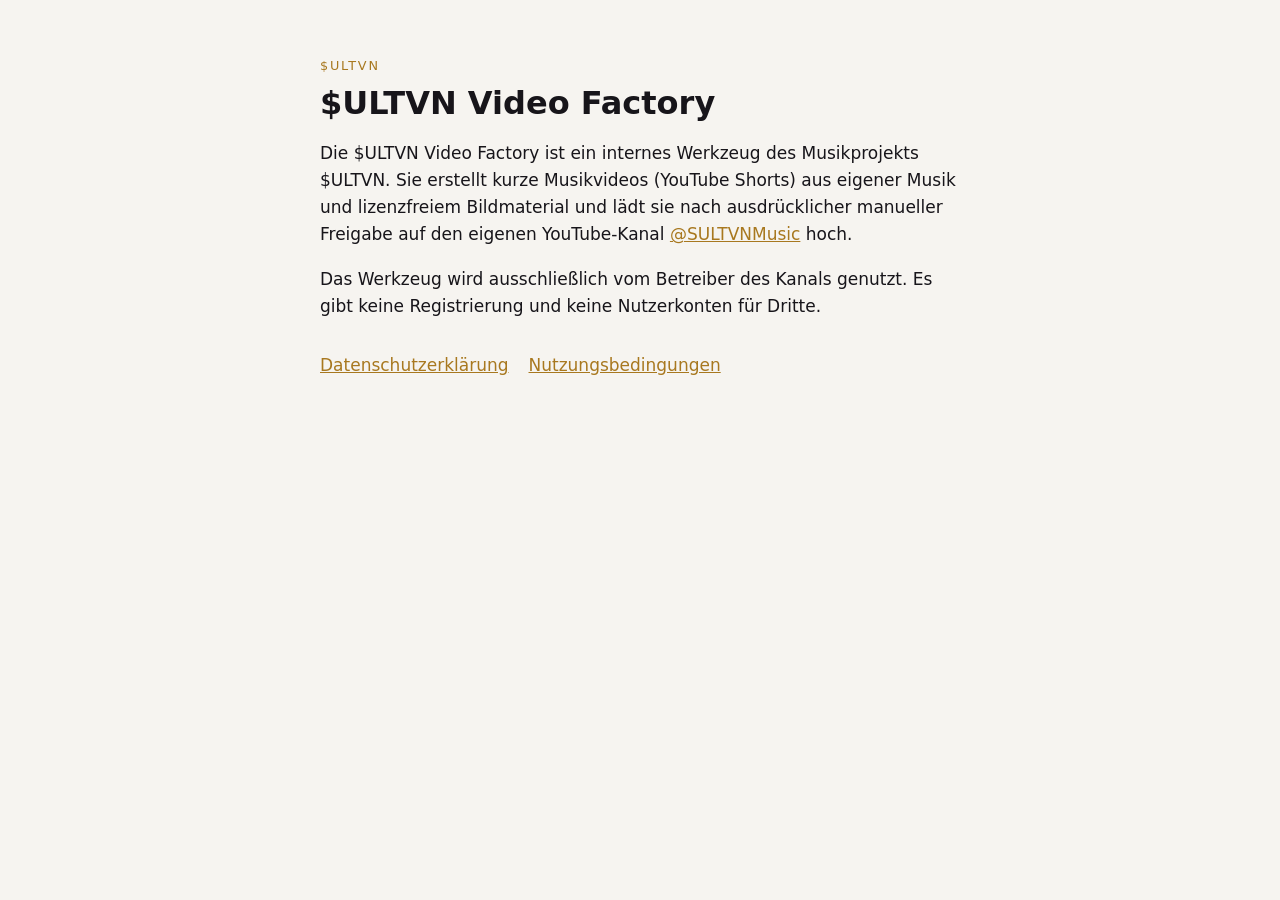
<file: index.html>
<!doctype html>
<html lang="de">
<head>
<meta charset="utf-8">
<meta name="viewport" content="width=device-width, initial-scale=1">
<title>$ULTVN Video Factory</title>
<link rel="stylesheet" href="style.css">
</head>
<body>
<main>
  <p class="eyebrow">$ULTVN</p>
  <h1>$ULTVN Video Factory</h1>
  <p>Die $ULTVN Video Factory ist ein internes Werkzeug des Musikprojekts $ULTVN. Sie erstellt kurze Musikvideos
  (YouTube Shorts) aus eigener Musik und lizenzfreiem Bildmaterial und lädt sie nach ausdrücklicher manueller
  Freigabe auf den eigenen YouTube-Kanal
  <a href="https://www.youtube.com/@SULTVNMusic">@SULTVNMusic</a> hoch.</p>
  <p>Das Werkzeug wird ausschließlich vom Betreiber des Kanals genutzt. Es gibt keine Registrierung und keine Nutzerkonten für Dritte.</p>
  <nav>
    <a href="datenschutz.html">Datenschutzerklärung</a>
    <a href="nutzungsbedingungen.html">Nutzungsbedingungen</a>
  </nav>
</main>
</body>
</html>
</file>
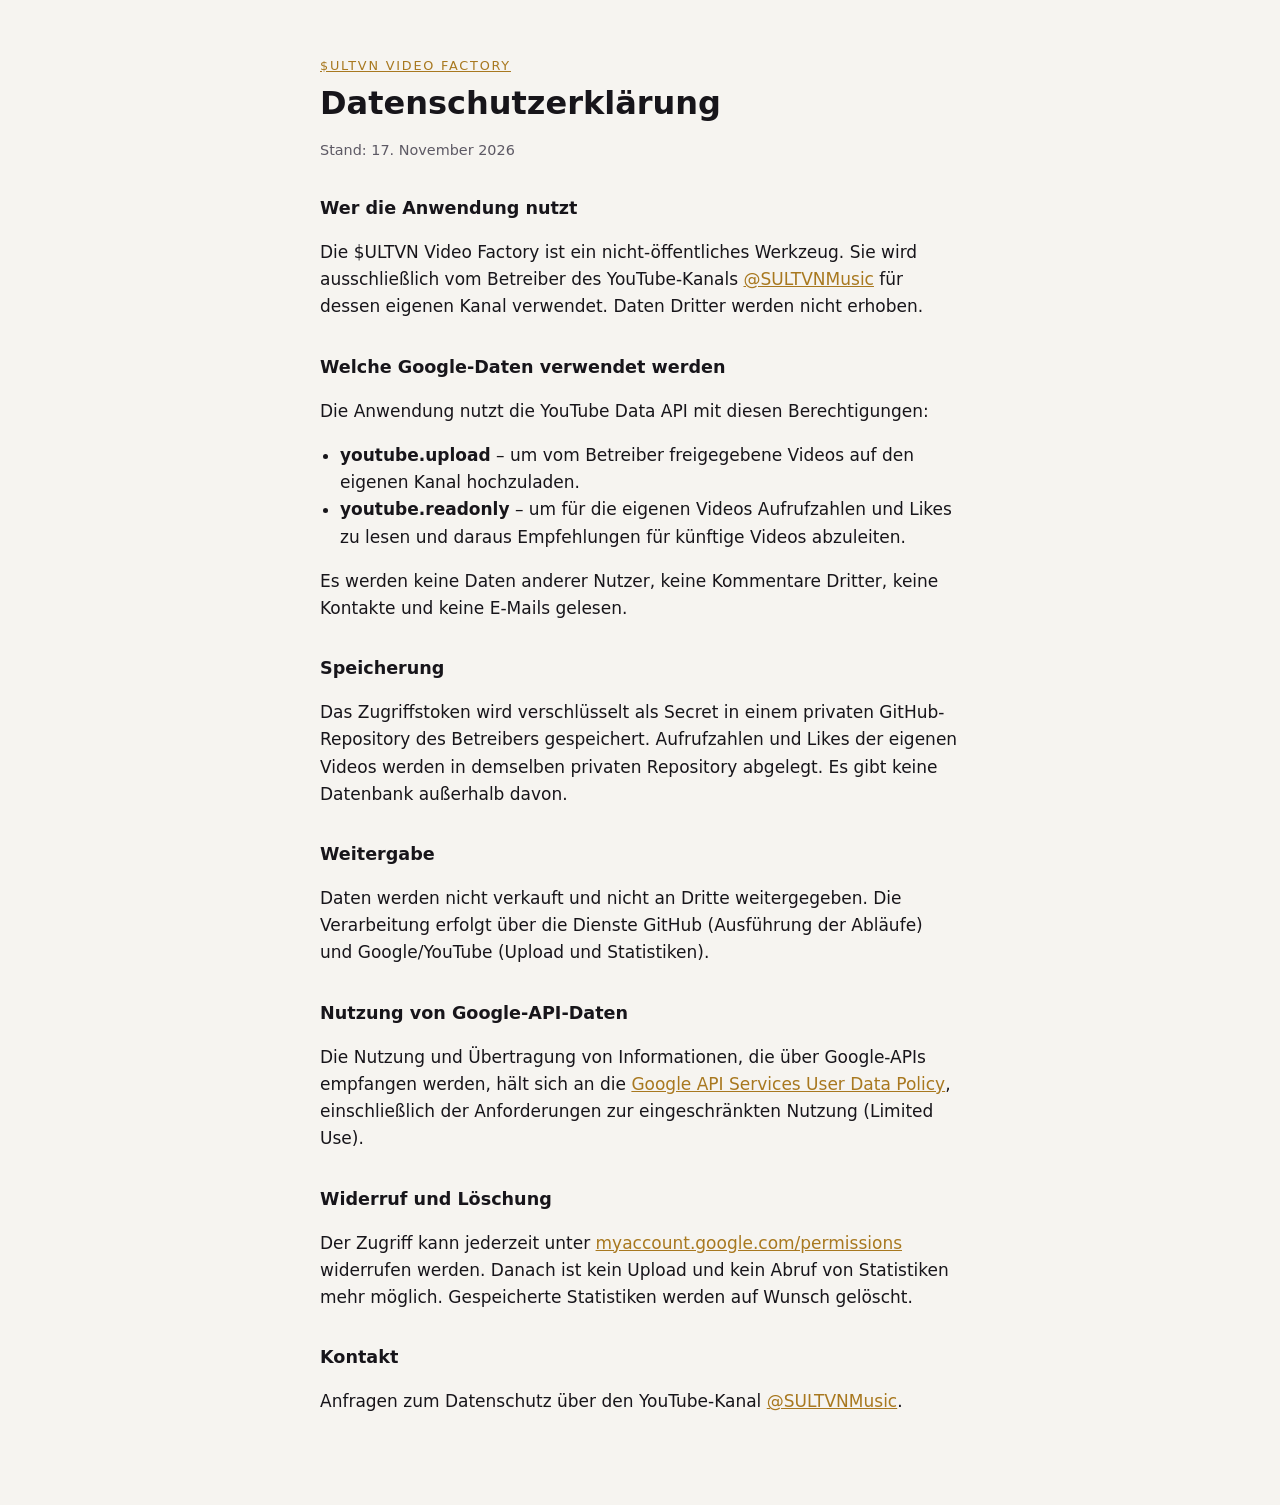
<file: datenschutz.html>
<!doctype html>
<html lang="de">
<head>
<meta charset="utf-8">
<meta name="viewport" content="width=device-width, initial-scale=1">
<title>Datenschutz – $ULTVN Video Factory</title>
<link rel="stylesheet" href="style.css">
</head>
<body>
<main>
  <p class="eyebrow"><a href="index.html">$ULTVN Video Factory</a></p>
  <h1>Datenschutzerklärung</h1>
  <p class="meta">Stand: 17. November 2026</p>

  <h2>Wer die Anwendung nutzt</h2>
  <p>Die $ULTVN Video Factory ist ein nicht-öffentliches Werkzeug. Sie wird ausschließlich vom Betreiber des
  YouTube-Kanals <a href="https://www.youtube.com/@SULTVNMusic">@SULTVNMusic</a> für dessen eigenen Kanal verwendet.
  Daten Dritter werden nicht erhoben.</p>

  <h2>Welche Google-Daten verwendet werden</h2>
  <p>Die Anwendung nutzt die YouTube Data API mit diesen Berechtigungen:</p>
  <ul>
    <li><strong>youtube.upload</strong> – um vom Betreiber freigegebene Videos auf den eigenen Kanal hochzuladen.</li>
    <li><strong>youtube.readonly</strong> – um für die eigenen Videos Aufrufzahlen und Likes zu lesen und daraus Empfehlungen für künftige Videos abzuleiten.</li>
  </ul>
  <p>Es werden keine Daten anderer Nutzer, keine Kommentare Dritter, keine Kontakte und keine E-Mails gelesen.</p>

  <h2>Speicherung</h2>
  <p>Das Zugriffstoken wird verschlüsselt als Secret in einem privaten GitHub-Repository des Betreibers gespeichert.
  Aufrufzahlen und Likes der eigenen Videos werden in demselben privaten Repository abgelegt. Es gibt keine
  Datenbank außerhalb davon.</p>

  <h2>Weitergabe</h2>
  <p>Daten werden nicht verkauft und nicht an Dritte weitergegeben. Die Verarbeitung erfolgt über die Dienste
  GitHub (Ausführung der Abläufe) und Google/YouTube (Upload und Statistiken).</p>

  <h2>Nutzung von Google-API-Daten</h2>
  <p>Die Nutzung und Übertragung von Informationen, die über Google-APIs empfangen werden, hält sich an die
  <a href="https://developers.google.com/terms/api-services-user-data-policy">Google API Services User Data Policy</a>,
  einschließlich der Anforderungen zur eingeschränkten Nutzung (Limited Use).</p>

  <h2>Widerruf und Löschung</h2>
  <p>Der Zugriff kann jederzeit unter <a href="https://myaccount.google.com/permissions">myaccount.google.com/permissions</a>
  widerrufen werden. Danach ist kein Upload und kein Abruf von Statistiken mehr möglich. Gespeicherte Statistiken
  werden auf Wunsch gelöscht.</p>

  <h2>Kontakt</h2>
  <p>Anfragen zum Datenschutz über den YouTube-Kanal <a href="https://www.youtube.com/@SULTVNMusic">@SULTVNMusic</a>.</p>
</main>
</body>
</html>
</file>
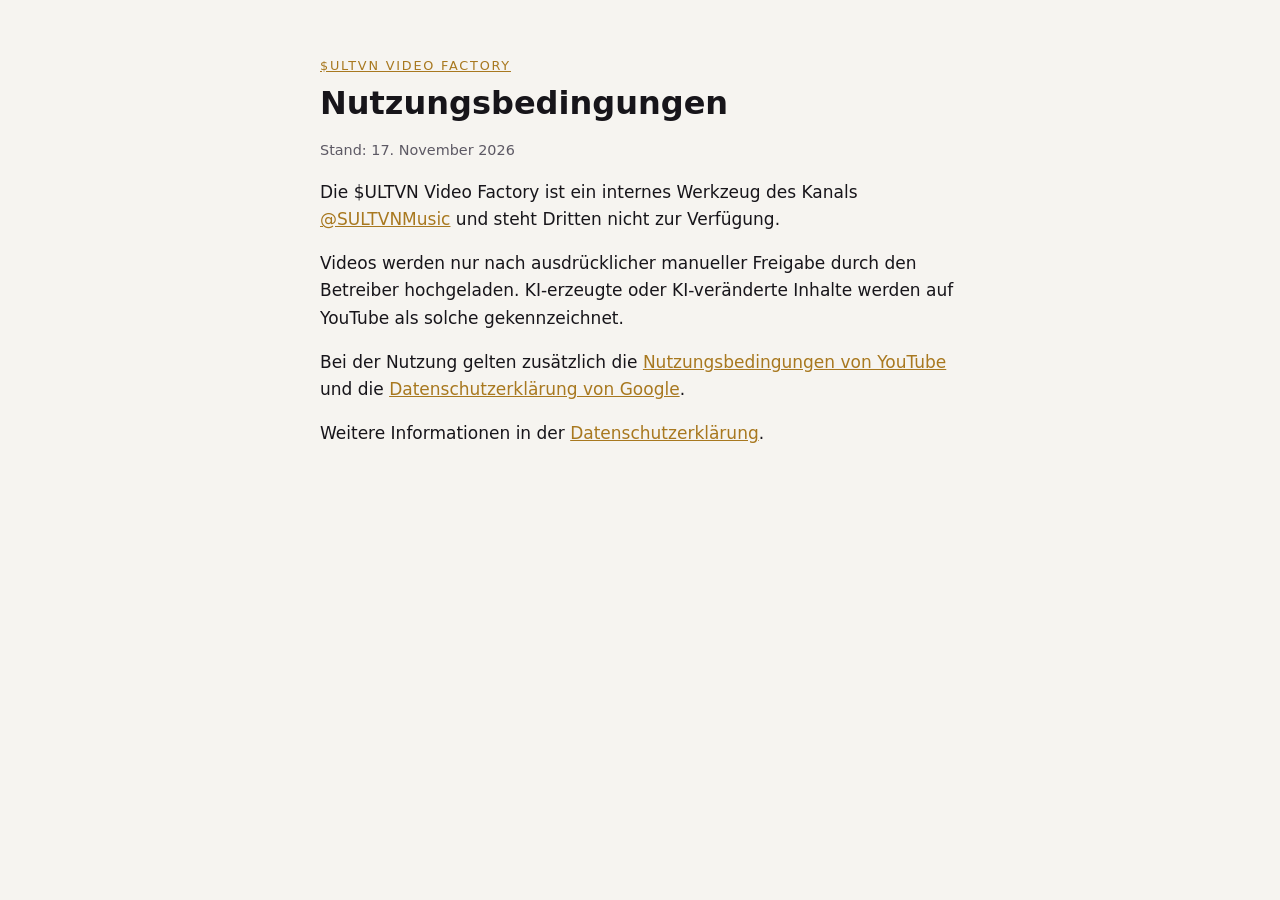
<file: nutzungsbedingungen.html>
<!doctype html>
<html lang="de">
<head>
<meta charset="utf-8">
<meta name="viewport" content="width=device-width, initial-scale=1">
<title>Nutzungsbedingungen – $ULTVN Video Factory</title>
<link rel="stylesheet" href="style.css">
</head>
<body>
<main>
  <p class="eyebrow"><a href="index.html">$ULTVN Video Factory</a></p>
  <h1>Nutzungsbedingungen</h1>
  <p class="meta">Stand: 17. November 2026</p>
  <p>Die $ULTVN Video Factory ist ein internes Werkzeug des Kanals
  <a href="https://www.youtube.com/@SULTVNMusic">@SULTVNMusic</a> und steht Dritten nicht zur Verfügung.</p>
  <p>Videos werden nur nach ausdrücklicher manueller Freigabe durch den Betreiber hochgeladen. KI-erzeugte oder
  KI-veränderte Inhalte werden auf YouTube als solche gekennzeichnet.</p>
  <p>Bei der Nutzung gelten zusätzlich die <a href="https://www.youtube.com/t/terms">Nutzungsbedingungen von YouTube</a>
  und die <a href="https://policies.google.com/privacy">Datenschutzerklärung von Google</a>.</p>
  <p>Weitere Informationen in der <a href="datenschutz.html">Datenschutzerklärung</a>.</p>
</main>
</body>
</html>
</file>
<file: style.css>
:root { --bg: #f6f4f0; --fg: #17151a; --muted: #5d5964; --accent: #a8781f; color-scheme: light; }
@media (prefers-color-scheme: dark) { :root { --bg: #121014; --fg: #ece8f0; --muted: #a39dab; --accent: #e0b25a; color-scheme: dark; } }
* { box-sizing: border-box; }
body { margin: 0; background: var(--bg); color: var(--fg); font: 17px/1.6 -apple-system, "Segoe UI", system-ui, sans-serif; }
main { max-width: 680px; margin: 0 auto; padding: 56px max(20px, env(safe-area-inset-left)) 72px; }
h1 { font-size: 2rem; line-height: 1.2; margin: 0 0 16px; text-wrap: balance; }
h2 { font-size: 1.1rem; margin: 32px 0 8px; }
.eyebrow { font-size: .8rem; letter-spacing: .14em; text-transform: uppercase; color: var(--accent); margin: 0 0 8px; }
.meta { color: var(--muted); font-size: .9rem; }
a { color: var(--accent); }
nav { display: flex; flex-wrap: wrap; gap: 20px; margin-top: 32px; }
ul { padding-left: 20px; }
</file>
